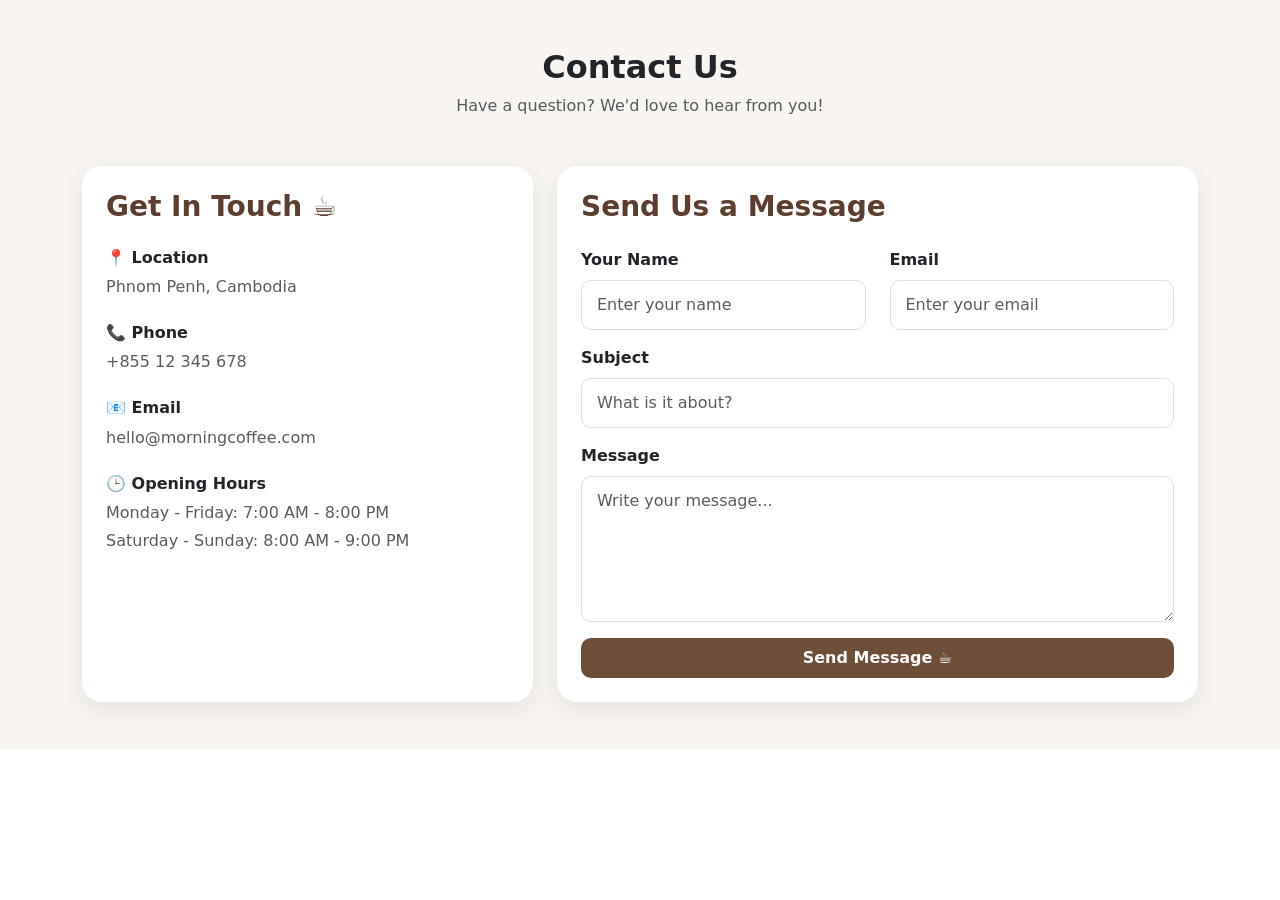
<file: Contact .html>
<!DOCTYPE html>
<html lang="en">
<head>
    <meta charset="UTF-8">
    <meta name="viewport" content="width=device-width, initial-scale=1.0">

    <title>Contact Us - Morning Coffee</title>

    <!-- Bootstrap -->
    <link href="https://cdn.jsdelivr.net/npm/bootstrap@5.3.2/dist/css/bootstrap.min.css" rel="stylesheet">

    <style>
        .contact-section {
            background-color: #f8f5f0;
        }

        .contact-info,
        .contact-form {
            background-color: #ffffff;
            border-radius: 20px;
            box-shadow: 0 8px 25px rgba(0, 0, 0, 0.08);
        }

        .contact-info h3,
        .contact-form h3 {
            color: #5c3d2e;
        }

        .form-control {
            border: 1px solid #ddd;
            border-radius: 10px;
            padding: 12px 15px;
        }

        .form-control:focus {
            border-color: #8b5e3c;
            box-shadow: 0 0 0 0.2rem rgba(139, 94, 60, 0.15);
        }

        .btn-coffee {
            background-color: #6f4e37;
            color: white;
            border: none;
            padding: 12px 25px;
            border-radius: 10px;
            transition: 0.3s;
        }

        .btn-coffee:hover {
            background-color: #4e3425;
            color: white;
            transform: translateY(-2px);
        }
    </style>
</head>

<body>

    <!-- Contact Section -->
    <section id="contact" class="contact-section py-5">

        <div class="container">

            <!-- Section Title -->
            <div class="text-center mb-5">
                <h2 class="fw-bold section-title">Contact Us</h2>

                <p class="text-muted">
                    Have a question? We'd love to hear from you!
                </p>
            </div>

            <div class="row g-4 align-items-stretch">

                <!-- Contact Information -->
                <div class="col-lg-5">

                    <div class="contact-info p-4 h-100">

                        <h3 class="fw-bold mb-4">
                            Get In Touch ☕️
                        </h3>

                        <div class="mb-4">
                            <h6 class="fw-bold">📍 Location</h6>
                            <p class="text-muted mb-0">
                                Phnom Penh, Cambodia
                            </p>
                        </div>

                        <div class="mb-4">
                            <h6 class="fw-bold">📞 Phone</h6>
                            <p class="text-muted mb-0">
                                +855 12 345 678
                            </p>
                        </div>

                        <div class="mb-4">
                            <h6 class="fw-bold">📧 Email</h6>
                            <p class="text-muted mb-0">
                                hello@morningcoffee.com
                            </p>
                        </div>

                        <div>
                            <h6 class="fw-bold">🕒 Opening Hours</h6>

                            <p class="text-muted mb-1">
                                Monday - Friday: 7:00 AM - 8:00 PM
                            </p>

                            <p class="text-muted mb-0">
                                Saturday - Sunday: 8:00 AM - 9:00 PM
                            </p>
                        </div>

                    </div>

                </div>


                <!-- Contact Form -->
                <div class="col-lg-7">

                    <div class="contact-form p-4 h-100">

                        <h3 class="fw-bold mb-4">
                            Send Us a Message
                        </h3>

                        <form>

                            <!-- Name & Email -->
                            <div class="row">

                                <div class="col-md-6 mb-3">

                                    <label class="form-label fw-semibold">
                                        Your Name
                                    </label>
                                    

                                    <input
                                        type="text"
                                        class="form-control"
                                        placeholder="Enter your name"
                                    >

                                </div>


                                <div class="col-md-6 mb-3">

                                    <label class="form-label fw-semibold">
                                        Email
                                    </label>

                                    <input
                                        type="email"
                                        class="form-control"
                                        placeholder="Enter your email"
                                    >

                                </div>

                            </div>


                            <!-- Subject -->
                            <div class="mb-3">

                                <label class="form-label fw-semibold">
                                    Subject
                                </label>

                                <input
                                    type="text"
                                    class="form-control"
                                    placeholder="What is it about?"
                                >

                            </div>


                            <!-- Message -->
                            <div class="mb-3">

                                <label class="form-label fw-semibold">
                                    Message
                                </label>

                                <textarea
                                    class="form-control"
                                    rows="5"
                                    placeholder="Write your message..."
                                ></textarea>

                            </div>


                            <!-- Button -->
                            <button
                                type="submit"
                                class="btn btn-coffee w-100 fw-bold py-2"
                            >
                                Send Message ☕️
                            </button>

                        </form>

                    </div>

                </div>

            </div>

        </div>

    </section>

</body>
</html>
</file>
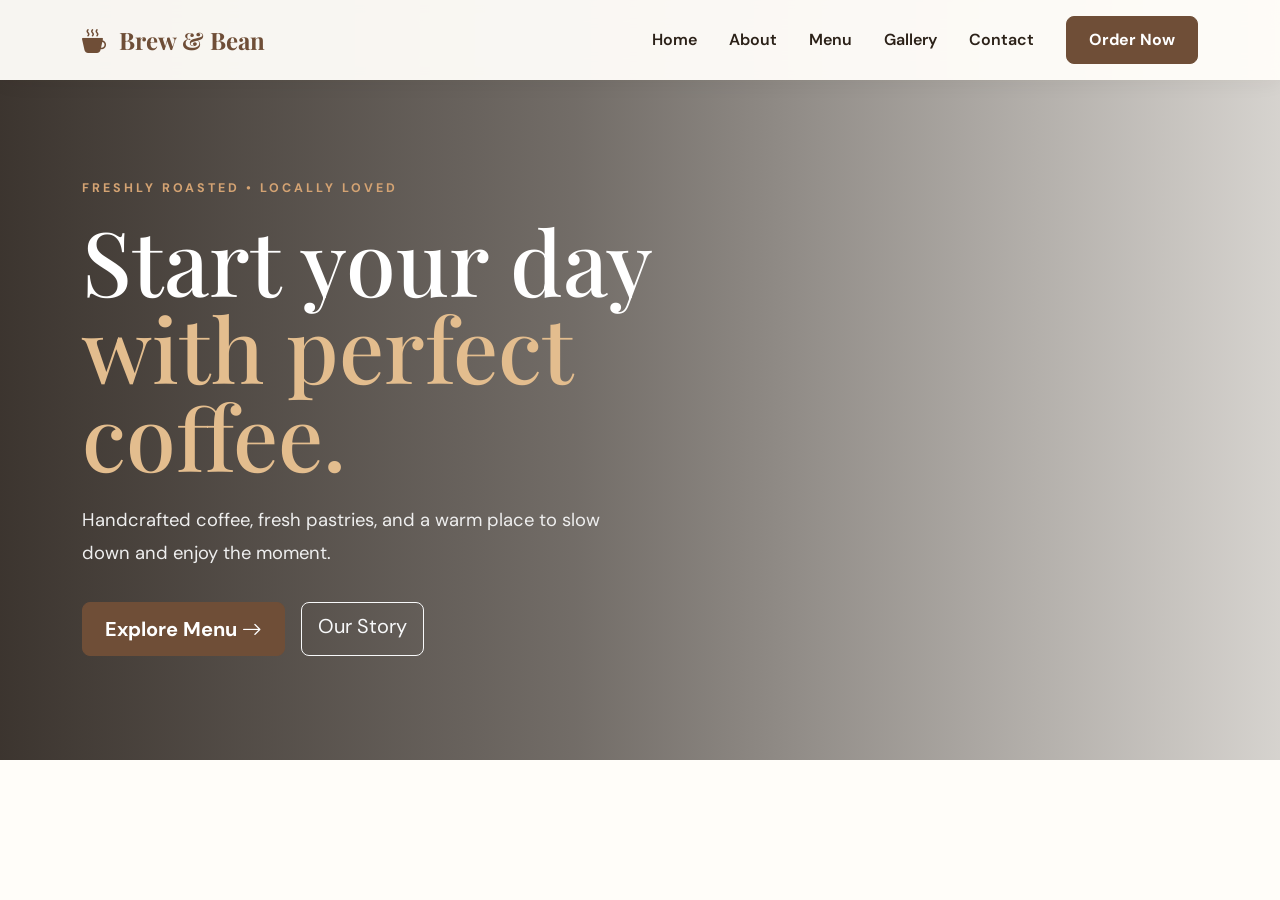
<file: home.html>
<!DOCTYPE html>
<html lang="en">

<head>
    <meta charset="UTF-8">
    <meta name="viewport" content="width=device-width, initial-scale=1.0">
    <title>Coffee Shop</title>
    <link href="https://cdn.jsdelivr.net/npm/bootstrap@5.3.3/dist/css/bootstrap.min.css" rel="stylesheet">
    <link rel="stylesheet" href="https://cdn.jsdelivr.net/npm/bootstrap-icons@1.11.3/font/bootstrap-icons.min.css">
    <link rel="preconnect" href="https://fonts.googleapis.com">
    <link rel="preconnect" href="https://fonts.gstatic.com" crossorigin>
    <link
        href="https://fonts.googleapis.com/css2?family=DM+Sans:wght@400;500;600;700&family=Playfair+Display:wght@600;700&display=swap"
        rel="stylesheet">
    <link rel="stylesheet" href="css/style.css">
</head>

<body>
    <!-- Navbar -->
    <nav class="navbar navbar-expand-lg fixed-top">
        <div class="container">
            <a class="navbar-brand" href="#home"><i class="bi bi-cup-hot-fill"></i> Brew & Bean</a>
            <button class="navbar-toggler" type="button" data-bs-toggle="collapse" data-bs-target="#nav">
                <span class="navbar-toggler-icon"></span>
            </button>
            <div class="collapse navbar-collapse" id="nav">
                <ul class="navbar-nav ms-auto align-items-lg-center gap-lg-3">
                    <li><a class="nav-link" href="#home">Home</a></li>
                    <li><a class="nav-link" href="#about">About</a></li>
                    <li><a class="nav-link" href="#menu">Menu</a></li>
                    <li><a class="nav-link" href="#gallery">Gallery</a></li>
                    <li><a class="nav-link" href="#contact">Contact</a></li>
                    <li><a class="btn btn-coffee ms-lg-2" href="#menu">Order Now</a></li>
                </ul>
            </div>
        </div>
    </nav>
    <!-- Header -->
    <header id="home" class="hero">
        <div class="container">
            <div class="hero-content">
                <p class="eyebrow">FRESHLY ROASTED • LOCALLY LOVED</p>
                <h1>Start your day<br><span>with perfect coffee.</span></h1>
                <p class="hero-text">Handcrafted coffee, fresh pastries, and a warm place to slow down and enjoy the
                    moment.</p>
                <div class="d-flex flex-wrap gap-3">
                    <a href="#menu" class="btn btn-coffee btn-lg">Explore Menu <i class="bi bi-arrow-right"></i></a>
                    <a href="#about" class="btn btn-outline-light btn-lg">Our Story</a>
                </div>
            </div>
        </div>
    </header>

    <script src="https://cdn.jsdelivr.net/npm/bootstrap@5.3.3/dist/js/bootstrap.bundle.min.js"></script>
</body>
</body>

</html>
</file>
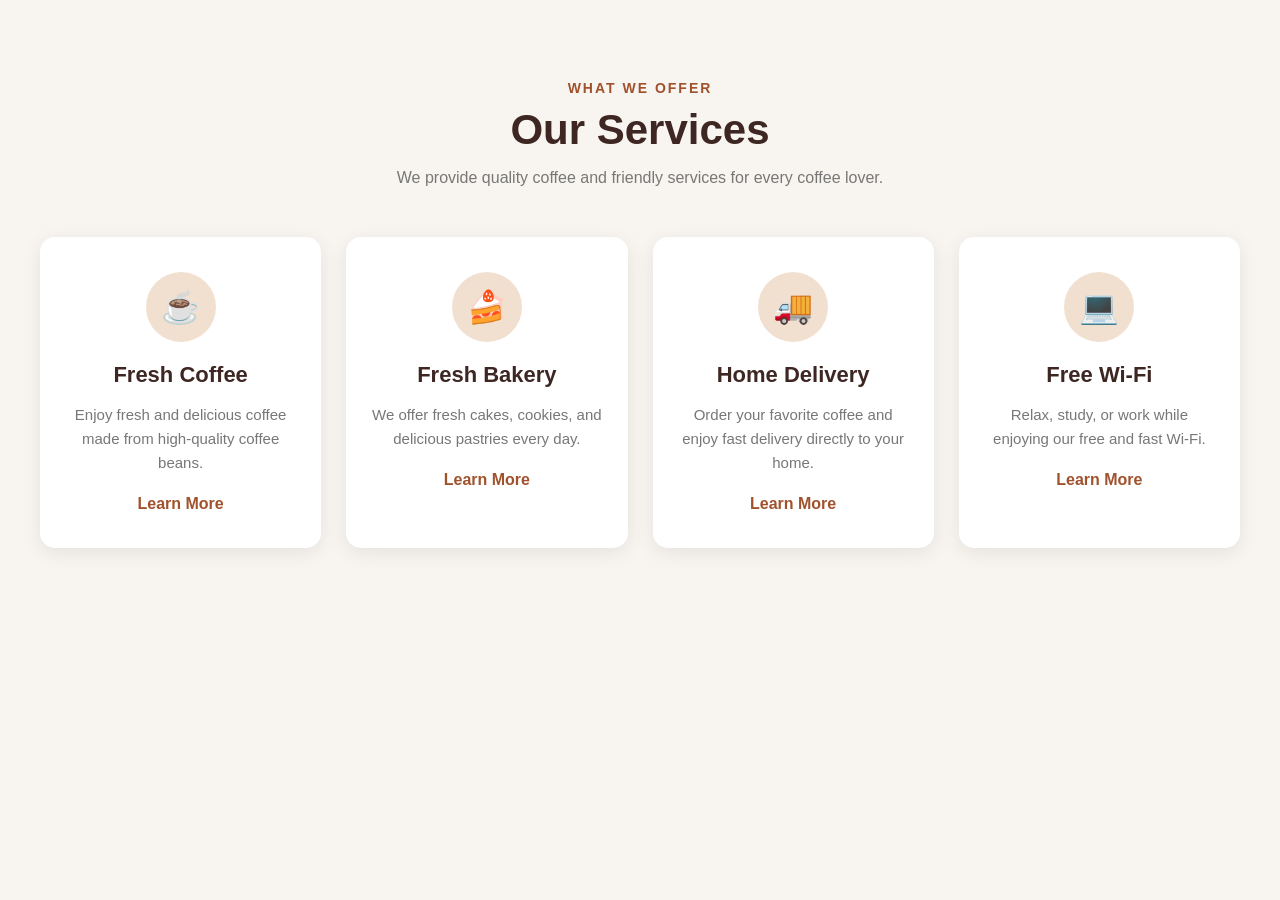
<file: service.html>
<!DOCTYPE html>
<html lang="en">
<head>
    <meta charset="UTF-8">
    <meta name="viewport" content="width=device-width, initial-scale=1.0">
    <title>Services</title>
    <link rel="stylesheet" href="./style1.css">
</head>
<body>

    <!-- Services Section -->
    <section class="services" id="services">
        <div class="container">

            <div class="section-title">
                <p>WHAT WE OFFER</p>
                <h1>Our Services</h1>
                <span>
                    We provide quality coffee and friendly services
                    for every coffee lover.
                </span>
            </div>

            <div class="service-list">

                <!-- Service 1 -->
                <div class="service-card">
                    <div class="icon">☕</div>
                    <h2>Fresh Coffee</h2>
                    <p>
                        Enjoy fresh and delicious coffee made
                        from high-quality coffee beans.
                    </p>
                    <a href="#">Learn More</a>
                </div>

                <!-- Service 2 -->
                <div class="service-card">
                    <div class="icon">🍰</div>
                    <h2>Fresh Bakery</h2>
                    <p>
                        We offer fresh cakes, cookies, and
                        delicious pastries every day.
                    </p>
                    <a href="#">Learn More</a>
                </div>

                <!-- Service 3 -->
                <div class="service-card">
                    <div class="icon">🚚</div>
                    <h2>Home Delivery</h2>
                    <p>
                        Order your favorite coffee and enjoy
                        fast delivery directly to your home.
                    </p>
                    <a href="#">Learn More</a>
                </div>

                <!-- Service 4 -->
                <div class="service-card">
                    <div class="icon">💻</div>
                    <h2>Free Wi-Fi</h2>
                    <p>
                        Relax, study, or work while enjoying
                        our free and fast Wi-Fi.
                    </p>
                    <a href="#">Learn More</a>
                </div>

            </div>
        </div>
    </section>

</body>
</html>
</file>
<file: css/style.css>
* { box-sizing: border-box; }
html { scroll-behavior: smooth; }
body { margin: 0; font-family: "DM Sans", sans-serif; color: #2b2118; background: #fffdf9; }
h1,h2,h3,h4,h5 { font-family: "Playfair Display", serif; }
h2 { font-size: clamp(2.1rem, 4vw, 3.3rem); line-height: 1.1; }
.navbar { background: rgba(255,253,249,.96); backdrop-filter: blur(12px); padding: 16px 0; box-shadow: 0 2px 20px rgba(43,33,24,.06); }
.navbar-brand { color: #6f4e37 !important; font-family: "Playfair Display", serif; font-size: 1.5rem; font-weight: 700; }
.navbar-brand i { margin-right: 7px; }
.nav-link { color: #2b2118 !important; font-weight: 600; }
.nav-link:hover { color: #6f4e37 !important; }
.btn-coffee { background: #6f4e37; border: 1px solid #6f4e37; color: #fff; padding: 11px 22px; border-radius: 8px; font-weight: 700; }
.btn-coffee:hover { background: #523a2a; border-color: #523a2a; color: #fff; }
.hero { min-height: 760px; display: flex; align-items: center; background: linear-gradient(90deg, rgba(28,20,14,.86) 0%, rgba(28,20,14,.62) 45%, rgba(28,20,14,.18) 100%), url("https://images.unsplash.com/photo-1445116572660-236099ec97a0?auto=format&fit=crop&w=1800&q=90") center/cover; color: #fff; padding-top: 75px; }
.hero-content { max-width: 650px; }
.eyebrow { letter-spacing: 3px; font-size: .78rem; font-weight: 700; color: #d4a373; margin-bottom: 18px; }
.eyebrow.dark { color: #6f4e37; }
.hero h1 { font-size: clamp(3.2rem, 7vw, 6rem); line-height: .98; margin-bottom: 25px; }
.hero h1 span { color: #e3bd8e; }
.hero-text { font-size: 1.15rem; line-height: 1.8; max-width: 570px; margin-bottom: 32px; color: #eee; }
.section-padding { padding: 100px 0; }
.lead-text { font-size: 1.15rem; line-height: 1.7; }
.about-photo { position: relative; padding-right: 25px; padding-bottom: 25px; }
.about-photo img { width: 100%; height: 500px; object-fit: cover; border-radius: 12px; }
.experience { position: absolute; right: 0; bottom: 0; background: #6f4e37; color: white; padding: 22px; border-radius: 10px; display: flex; gap: 12px; align-items: center; }
.experience strong { font: 700 2.3rem "Playfair Display"; }
.experience span { line-height: 1.2; font-size: .85rem; }
.feature { display: flex; gap: 13px; align-items: center; }
.feature i { color: #6f4e37; font-size: 1.7rem; }
.feature strong,.feature small { display:block; }
.feature small { color:#806f61; margin-top:3px; }
.menu-section, .reviews { background: #f7f1e9; }
.section-subtitle { color:#76675c; }
.menu-card { background:#fff; border-radius:12px; overflow:hidden; box-shadow:0 8px 25px rgba(43,33,24,.07); height:100%; transition:.25s; }
.menu-card:hover { transform:translateY(-5px); box-shadow:0 15px 30px rgba(43,33,24,.12); }
.menu-card img { width:100%; height:230px; object-fit:cover; }
.menu-info { padding:20px; display:flex; justify-content:space-between; gap:15px; }
.menu-info h5 { margin:0 0 6px; font-size:1.35rem; }
.menu-info p { margin:0; color:#82766d; font-size:.9rem; }
.menu-info > strong { color:#6f4e37; white-space:nowrap; }
.offer { padding: 70px 0; background:#fffdf9; }
.offer-box { background:#6f4e37; color:#fff; padding:60px; border-radius:15px; display:flex; justify-content:space-between; align-items:center; gap:30px; }
.offer h2 { margin:0 0 12px; }
.gallery img { width:100%; height:100%; min-height:300px; object-fit:cover; border-radius:10px; transition:.25s; }
.gallery img:hover { transform:scale(1.015); }
.review-card { background:#fff; padding:32px; border-radius:12px; height:100%; box-shadow:0 7px 25px rgba(43,33,24,.05); }
.stars { color:#b47732; letter-spacing:3px; margin-bottom:18px; }
.review-card p { line-height:1.7; color:#65584e; font-size:1rem; }
.contact-section { background:#fff; }
.contact-item { display:flex; gap:16px; margin-top:28px; }
.contact-item i { color:#6f4e37; font-size:1.5rem; }
.contact-item strong { display:block; }
.contact-item p { margin:4px 0 0; color:#76675c; }
.contact-form { background:#f7f1e9; padding:35px; border-radius:12px; }
.form-control { padding:14px 16px; border:1px solid #ddd0c3; border-radius:8px; background:#fffdf9; }
.form-control:focus { border-color:#6f4e37; box-shadow:0 0 0 .2rem rgba(111,78,55,.12); }
footer { background:#2b2118; color:#cfc5bc; padding:30px 0; }
footer .navbar-brand { color:#fff !important; }
.socials { display:flex; gap:15px; }
.socials a { color:#fff; font-size:1.2rem; }
@media (max-width: 767px) {
  .hero { min-height: 680px; }
  .section-padding { padding:70px 0; }
  .about-photo img { height:380px; }
  .offer-box { padding:40px 25px; flex-direction:column; align-items:flex-start; }
  .gallery img { min-height:220px; }
}
</file>
<file: style1.css>
/* Reset */
* {
    margin: 0;
    padding: 0;
    box-sizing: border-box;
}

body {
    font-family: Arial, sans-serif;
    background-color: #f8f5f0;
    color: #3e2723;
}

/* Services Section */
.services {
    padding: 80px 20px;
}

.container {
    max-width: 1200px;
    margin: auto;
}

/* Section Title */
.section-title {
    text-align: center;
    margin-bottom: 50px;
}

.section-title p {
    color: #a0522d;
    font-size: 14px;
    font-weight: bold;
    letter-spacing: 2px;
    margin-bottom: 10px;
}

.section-title h1 {
    font-size: 42px;
    margin-bottom: 15px;
}

.section-title span {
    color: #777;
    font-size: 16px;
}

/* Service Cards */
.service-list {
    display: grid;
    grid-template-columns: repeat(4, 1fr);
    gap: 25px;
}

.service-card {
    background-color: white;
    padding: 35px 25px;
    text-align: center;
    border-radius: 15px;
    box-shadow: 0 5px 20px rgba(0, 0, 0, 0.08);
    transition: 0.3s;
}

/* Hover Effect */
.service-card:hover {
    transform: translateY(-10px);
    box-shadow: 0 10px 25px rgba(0, 0, 0, 0.15);
}

/* Icon */
.icon {
    width: 70px;
    height: 70px;
    margin: 0 auto 20px;
    background-color: #f1e0d0;
    border-radius: 50%;
    
    display: flex;
    justify-content: center;
    align-items: center;

    font-size: 32px;
}

.service-card h2 {
    font-size: 22px;
    margin-bottom: 15px;
}

.service-card p {
    color: #777;
    line-height: 1.6;
    font-size: 15px;
    margin-bottom: 20px;
}

.service-card a {
    color: #a0522d;
    text-decoration: none;
    font-weight: bold;
}

.service-card a:hover {
    text-decoration: underline;
}

/* Tablet */
@media (max-width: 900px) {
    .service-list {
        grid-template-columns: repeat(2, 1fr);
    }
}

/* Mobile */
@media (max-width: 600px) {
    .services {
        padding: 50px 15px;
    }

    .section-title h1 {
        font-size: 32px;
    }

    .service-list {
        grid-template-columns: 1fr;
    }
}
</file>
